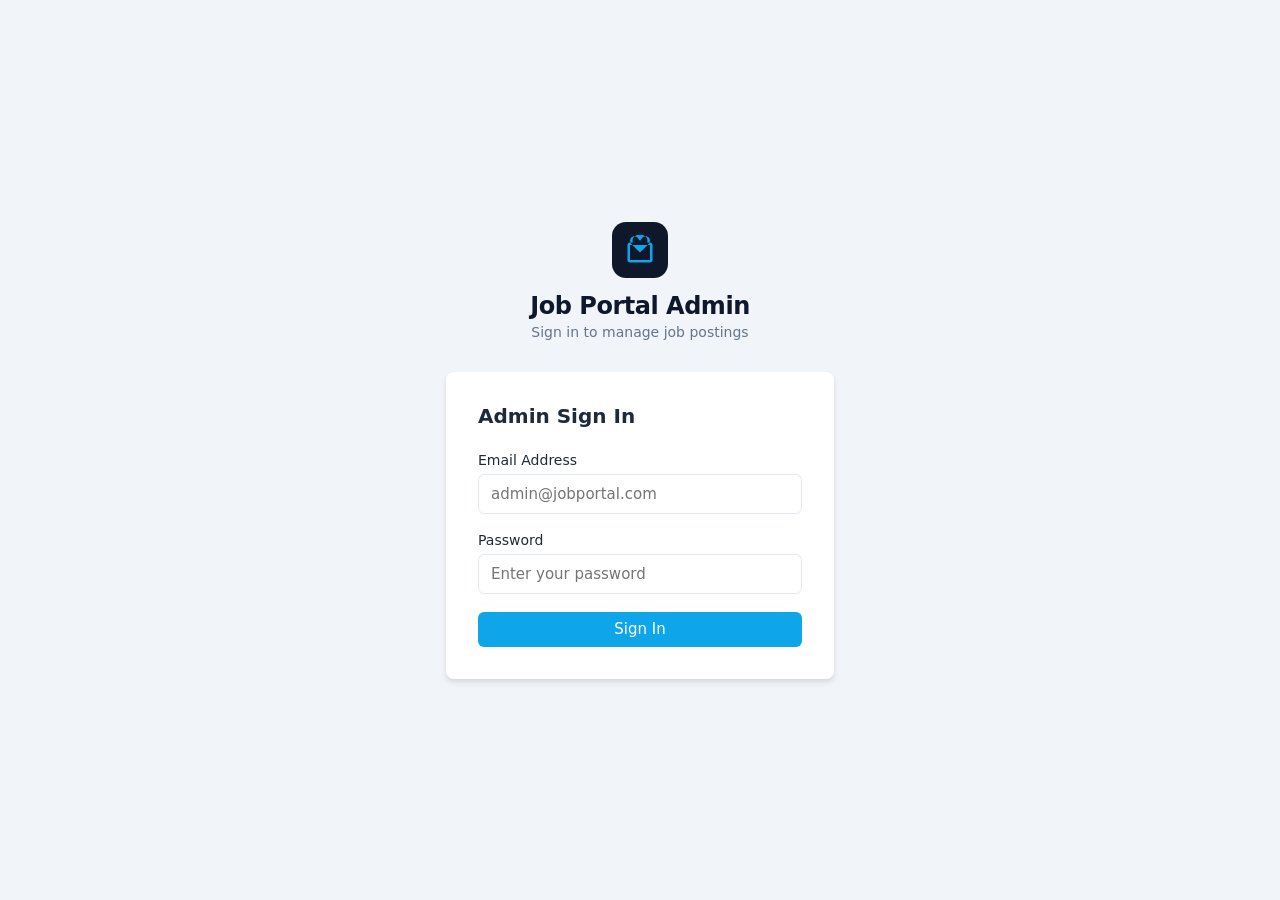
<file: admin/index.html>
<!DOCTYPE html>
<html lang="en">

<!-- ================================================
     FILE: admin/index.html
     PURPOSE: Single-page admin portal
     Contains all admin views as hidden sections.
     The SPA router in admin.js shows/hides them.

     PAGE SECTIONS (in order):
       #page-login     — Admin authentication
       #page-dashboard — Job listings + stats
       #page-post-job  — New job posting form

     NAVIGATION:
       data-nav="page-name"  → navigateTo() in admin.js
       data-action="logout"  → clearSession + go to login

     STYLE: admin/style.css
     LOGIC: admin/admin.js
     ================================================ -->

<head>
  <meta charset="UTF-8" />
  <meta name="viewport" content="width=device-width, initial-scale=1.0" />
  <title>Job Portal Admin</title>

  <!-- ── Shared Admin Stylesheet ── -->
  <link rel="stylesheet" href="style.css" />
</head>

<body>

<!-- ====================================================
     PAGE SECTION: LOGIN
     ID: page-login
     Shown first if no adminSession in localStorage.
     admin.js → attachLoginForm() handles form submit.
     ==================================================== -->
<div id="page-login" data-page>

  <!-- Full-height centered layout wrapper -->
  <div class="auth-center">
    <div class="login-wrapper">

      <!-- ── Brand / Logo ── -->
      <div class="brand">
        <div class="brand-icon">
          <svg viewBox="0 0 24 24" xmlns="http://www.w3.org/2000/svg">
            <path d="M20 6h-2.18c.07-.44.18-.88.18-1.36C18 2.1 15.9 0 13.36 0c-1.46 0-2.73.67-3.6 1.72L12 4.5l2.23-2.78C14.85 1.28 15.59 1 16.36 1 18.36 1 20 2.64 20 4.64c0 1.01-.39 1.93-1.03 2.63L12 14 5.03 7.27C4.39 6.57 4 5.65 4 4.64 4 2.64 5.64 1 7.64 1c.77 0 1.51.28 2.13.72L12 4.5l2.24-2.78C13.37.67 12.1 0 10.64 0 8.1 0 6 2.1 6 4.64c0 .48.11.92.18 1.36H4C2.9 6 2 6.9 2 8v12c0 1.1.9 2 2 2h16c1.1 0 2-.9 2-2V8c0-1.1-.9-2-2-2zm0 14H4V8h16v12z"/>
          </svg>
        </div>
        <h1>Job Portal Admin</h1>
        <p>Sign in to manage job postings</p>
      </div>

      <!-- ── Login Card ── -->
      <div class="card">
        <h2>Admin Sign In</h2>

        <!-- Global error alert shown on bad credentials -->
        <div class="global-error" id="loginGlobalError"></div>

        <!-- Login form — submit handled by admin.js → attachLoginForm() -->
        <form id="adminLoginForm" novalidate>

          <!-- Email field -->
          <div class="form-group">
            <label for="loginEmail">Email Address</label>
            <input type="email" id="loginEmail" name="email"
              placeholder="admin@jobportal.com" required autocomplete="email" />
            <span class="error-msg" id="loginEmailError">Please enter a valid email.</span>
          </div>

          <!-- Password field -->
          <div class="form-group">
            <label for="loginPassword">Password</label>
            <input type="password" id="loginPassword" name="password"
              placeholder="Enter your password" required autocomplete="current-password" />
            <span class="error-msg" id="loginPasswordError">Password is required.</span>
          </div>

          <!-- Submit — disabled during fetch by admin.js -->
          <button type="submit" class="btn btn-primary" id="loginSubmitBtn">
            Sign In
          </button>

        </form>
      </div>
      <!-- END: Login Card -->

    </div>
  </div>

</div>
<!-- END: PAGE SECTION: LOGIN -->


<!-- ====================================================
     PAGE SECTION: DASHBOARD
     ID: page-dashboard
     Hidden on load. Shown after successful login.
     admin.js → refreshDashboard() re-renders table
     each time this page is shown.
     ==================================================== -->
<div id="page-dashboard" data-page hidden>

  <!-- ── Navbar ── -->
  <!-- data-nav="dashboard" on brand keeps URL clean -->
  <nav class="navbar">
    <a href="#" class="navbar-brand" data-nav="dashboard">
      <svg viewBox="0 0 24 24" xmlns="http://www.w3.org/2000/svg">
        <path d="M20 6h-2.18c.07-.44.18-.88.18-1.36C18 2.1 15.9 0 13.36 0c-1.46 0-2.73.67-3.6 1.72L12 4.5l2.23-2.78C14.85 1.28 15.59 1 16.36 1 18.36 1 20 2.64 20 4.64c0 1.01-.39 1.93-1.03 2.63L12 14 5.03 7.27C4.39 6.57 4 5.65 4 4.64 4 2.64 5.64 1 7.64 1c.77 0 1.51.28 2.13.72L12 4.5l2.24-2.78C13.37.67 12.1 0 10.64 0 8.1 0 6 2.1 6 4.64c0 .48.11.92.18 1.36H4C2.9 6 2 6.9 2 8v12c0 1.1.9 2 2 2h16c1.1 0 2-.9 2-2V8c0-1.1-.9-2-2-2zm0 14H4V8h16v12z"/>
      </svg>
      <span>Deccansoft Admin</span>
    </a>
    <div class="navbar-right">
      <!-- Admin name injected by admin.js → refreshDashboard() -->
      <span class="admin-name" id="dashAdminName"></span>
      <!-- data-action="logout" triggers clearAdminSession in admin.js -->
      <button class="btn btn-outline-light" data-action="logout">Logout</button>
    </div>
  </nav>

  <!-- ── Main Content ── -->
  <main class="main">

    <!-- Page header: title + New Job button -->
    <div class="page-header">
      <div>
        <h1>Dashboard</h1>
        <p>Manage all job postings from here</p>
      </div>
      <!-- data-nav navigates to post-job section -->
      <button class="btn btn-accent" data-nav="post-job">
        <svg width="16" height="16" viewBox="0 0 24 24" fill="currentColor">
          <path d="M19 11h-6V5h-2v6H5v2h6v6h2v-6h6z"/>
        </svg>
        New Job Posting
      </button>
    </div>

    <!-- Stats summary row — counters updated by admin.js -->
    <div class="stats-row">
      <div class="stat-card">
        <div class="stat-label">Total Jobs</div>
        <div class="stat-value primary" id="statTotal">0</div>
      </div>
      <div class="stat-card">
        <div class="stat-label">Active Jobs</div>
        <div class="stat-value accent" id="statActive">0</div>
      </div>
      <div class="stat-card">
        <div class="stat-label">Full-Time</div>
        <div class="stat-value" id="statFullTime">0</div>
      </div>
      <div class="stat-card">
        <div class="stat-label">Internships</div>
        <div class="stat-value" id="statIntern">0</div>
      </div>
    </div>

    <!-- Jobs table card — table injected by admin.js → renderDashboard() -->
    <div class="table-card">
      <div class="table-card-header">
        <h2>Job Postings</h2>
      </div>
      <!-- Table rows: Title | Company | Role | Type | Location | Date | Status | Actions -->
      <div id="tableContainer"></div>
    </div>

  </main>

</div>
<!-- END: PAGE SECTION: DASHBOARD -->


<!-- ====================================================
     PAGE SECTION: POST JOB
     ID: page-post-job
     Hidden until user clicks "New Job Posting".
     Form has 4 numbered section cards.
     admin.js → attachPostJobForm() handles submit.
     Universal Job Schema saved to localStorage "jobs".
     ==================================================== -->
<div id="page-post-job" data-page hidden>

  <!-- ── Navbar ── -->
  <nav class="navbar">
    <a href="#" class="navbar-brand" data-nav="dashboard">
      <svg viewBox="0 0 24 24" xmlns="http://www.w3.org/2000/svg">
        <path d="M20 6h-2.18c.07-.44.18-.88.18-1.36C18 2.1 15.9 0 13.36 0c-1.46 0-2.73.67-3.6 1.72L12 4.5l2.23-2.78C14.85 1.28 15.59 1 16.36 1 18.36 1 20 2.64 20 4.64c0 1.01-.39 1.93-1.03 2.63L12 14 5.03 7.27C4.39 6.57 4 5.65 4 4.64 4 2.64 5.64 1 7.64 1c.77 0 1.51.28 2.13.72L12 4.5l2.24-2.78C13.37.67 12.1 0 10.64 0 8.1 0 6 2.1 6 4.64c0 .48.11.92.18 1.36H4C2.9 6 2 6.9 2 8v12c0 1.1.9 2 2 2h16c1.1 0 2-.9 2-2V8c0-1.1-.9-2-2-2zm0 14H4V8h16v12z"/>
      </svg>
      <span>Deccansoft Admin</span>
    </a>
    <div class="navbar-right">
      <!-- Admin name injected by admin.js → refreshPostJob() -->
      <span class="admin-name" id="postJobAdminName"></span>
      <button class="btn btn-outline-light" data-action="logout">Logout</button>
    </div>
  </nav>

  <!-- ── Main Content ── -->
  <main class="main post-job-main">

    <!-- Page header with back arrow -->
    <div class="page-header">
      <div class="page-header-left">
        <!-- Back to dashboard -->
        <a href="#" class="btn btn-back" data-nav="dashboard">
          <svg width="16" height="16" viewBox="0 0 24 24" fill="currentColor">
            <path d="M20 11H7.83l5.59-5.59L12 4l-8 8 8 8 1.41-1.41L7.83 13H20v-2z"/>
          </svg>
          Back
        </a>
        <div>
          <h1>Post a New Job</h1>
          <p>Fill in all the details to publish a new job listing</p>
        </div>
      </div>
    </div>

    <!-- ── Job Posting Form ── -->
    <!-- On submit: admin.js builds Universal Job Schema and saves to localStorage -->
    <form id="postJobForm" novalidate>

      <!-- ── FORM SECTION 1: Job Details → jobDetails.* ── -->
      <div class="form-card">
        <h2><span class="section-num">1</span> Job Details</h2>
        <div class="form-grid">

          <!-- jobDetails.title -->
          <div class="form-group">
            <label for="jobTitle">Job Title <span class="required">*</span></label>
            <input type="text" id="jobTitle" name="title"
              placeholder="e.g. Senior Software Engineer" required />
            <span class="error-msg" id="titleError">Job title is required.</span>
          </div>

          <!-- jobDetails.company -->
          <div class="form-group">
            <label for="jobCompany">Company Name <span class="required">*</span></label>
            <input type="text" id="jobCompany" name="company"
              placeholder="e.g. Acme Corp" required />
            <span class="error-msg" id="companyError">Company name is required.</span>
          </div>

          <!-- jobDetails.role -->
          <div class="form-group">
            <label for="jobRole">Role / Department <span class="required">*</span></label>
            <input type="text" id="jobRole" name="role"
              placeholder="e.g. Engineering, Marketing" required />
            <span class="error-msg" id="roleError">Role is required.</span>
          </div>

          <!-- jobDetails.type -->
          <div class="form-group">
            <label for="jobType">Job Type <span class="required">*</span></label>
            <select id="jobType" name="type" required>
              <option value="" disabled selected>Select type</option>
              <option value="Full-Time">Full-Time</option>
              <option value="Part-Time">Part-Time</option>
              <option value="Contract">Contract</option>
              <option value="Internship">Internship</option>
            </select>
            <span class="error-msg" id="typeError">Please select a job type.</span>
          </div>

          <!-- jobDetails.location -->
          <div class="form-group">
            <label for="jobLocation">Location <span class="required">*</span></label>
            <input type="text" id="jobLocation" name="location"
              placeholder="e.g. New York, NY or Remote" required />
            <span class="error-msg" id="locationError">Location is required.</span>
          </div>

        </div>
      </div>

      <!-- ── FORM SECTION 2: Requirements → requirements.* ── -->
      <div class="form-card">
        <h2><span class="section-num">2</span> Requirements</h2>
        <div class="form-grid">

          <!-- requirements.experience -->
          <div class="form-group">
            <label for="jobExperience">Experience Level <span class="required">*</span></label>
            <select id="jobExperience" name="experience" required>
              <option value="" disabled selected>Select experience</option>
              <option value="0-1 years">0-1 years</option>
              <option value="1-3 years">1-3 years</option>
              <option value="3-5 years">3-5 years</option>
              <option value="5+ years">5+ years</option>
            </select>
            <span class="error-msg" id="experienceError">Please select experience level.</span>
          </div>

          <!-- requirements.education -->
          <div class="form-group">
            <label for="jobEducation">Education <span class="required">*</span></label>
            <input type="text" id="jobEducation" name="education"
              placeholder="e.g. B.Tech / B.E. in CS" required />
            <span class="error-msg" id="educationError">Education is required.</span>
          </div>

          <!-- requirements.skills — comma-separated → split into array on save -->
          <div class="form-group full-width">
            <label for="jobSkills">Skills Required <span class="required">*</span></label>
            <input type="text" id="jobSkills" name="skills"
              placeholder="e.g. JavaScript, React, Node.js (comma-separated)" required />
            <span class="form-hint">Enter skills separated by commas.</span>
            <span class="error-msg" id="skillsError">At least one skill is required.</span>
          </div>

        </div>
      </div>

      <!-- ── FORM SECTION 3: Compensation → compensation.* ── -->
      <div class="form-card">
        <h2><span class="section-num">3</span> Compensation</h2>
        <div class="form-grid three-col">

          <!-- compensation.salary -->
          <div class="form-group">
            <label for="jobSalary">Salary <span class="required">*</span></label>
            <input type="number" id="jobSalary" name="salary"
              placeholder="e.g. 80000" min="0" required />
            <span class="error-msg" id="salaryError">Please enter a valid salary.</span>
          </div>

          <!-- compensation.currency -->
          <div class="form-group">
            <label for="jobCurrency">Currency <span class="required">*</span></label>
            <select id="jobCurrency" name="currency" required>
              <option value="" disabled selected>Select currency</option>
              <option value="USD">USD</option>
              <option value="INR">INR</option>
              <option value="GBP">GBP</option>
            </select>
            <span class="error-msg" id="currencyError">Please select a currency.</span>
          </div>

          <!-- compensation.period -->
          <div class="form-group">
            <label for="jobPeriod">Pay Period <span class="required">*</span></label>
            <select id="jobPeriod" name="period" required>
              <option value="" disabled selected>Select period</option>
              <option value="Annual">Annual</option>
              <option value="Monthly">Monthly</option>
            </select>
            <span class="error-msg" id="periodError">Please select pay period.</span>
          </div>

        </div>
      </div>

      <!-- ── FORM SECTION 4: Description → description.* ── -->
      <div class="form-card">
        <h2><span class="section-num">4</span> Description</h2>
        <div class="form-grid">

          <!-- description.summary -->
          <div class="form-group full-width">
            <label for="jobSummary">Job Summary <span class="required">*</span></label>
            <textarea id="jobSummary" name="summary" rows="3"
              placeholder="Briefly describe the role and what makes it exciting..."
              required></textarea>
            <span class="error-msg" id="summaryError">Summary is required.</span>
          </div>

          <!-- description.responsibilities — one per line → split into array -->
          <div class="form-group">
            <label for="jobResponsibilities">Responsibilities <span class="required">*</span></label>
            <textarea id="jobResponsibilities" name="responsibilities" rows="5"
              placeholder="List responsibilities, one per line..." required></textarea>
            <span class="form-hint">Enter each responsibility on a new line.</span>
            <span class="error-msg" id="responsibilitiesError">Please enter at least one responsibility.</span>
          </div>

          <!-- description.benefits — one per line → split into array -->
          <div class="form-group">
            <label for="jobBenefits">Benefits <span class="required">*</span></label>
            <textarea id="jobBenefits" name="benefits" rows="5"
              placeholder="List benefits, one per line..." required></textarea>
            <span class="form-hint">Enter each benefit on a new line.</span>
            <span class="error-msg" id="benefitsError">Please enter at least one benefit.</span>
          </div>

        </div>
      </div>

      <!-- Form actions: Cancel goes back, Submit saves job -->
      <div class="form-actions">
        <a href="#" class="btn btn-secondary" data-nav="dashboard">Cancel</a>
        <button type="submit" class="btn btn-accent" id="postJobSubmitBtn">
          <svg width="16" height="16" viewBox="0 0 24 24" fill="currentColor">
            <path d="M17 3H5a2 2 0 0 0-2 2v14a2 2 0 0 0 2 2h14a2 2 0 0 0 2-2V7l-4-4zm2 16H5V5h11.17L19 7.83V19zm-7-7c-1.66 0-3 1.34-3 3s1.34 3 3 3 3-1.34 3-3-1.34-3-3-3zM6 6h9v4H6z"/>
          </svg>
          Post Job
        </button>
      </div>

    </form>
    <!-- END: Job Posting Form -->

  </main>

</div>
<!-- END: PAGE SECTION: POST JOB -->


<!-- ── Admin JS (all logic, no inline scripts) ── -->
<script src="admin.js"></script>
</body>
</html>
</file>
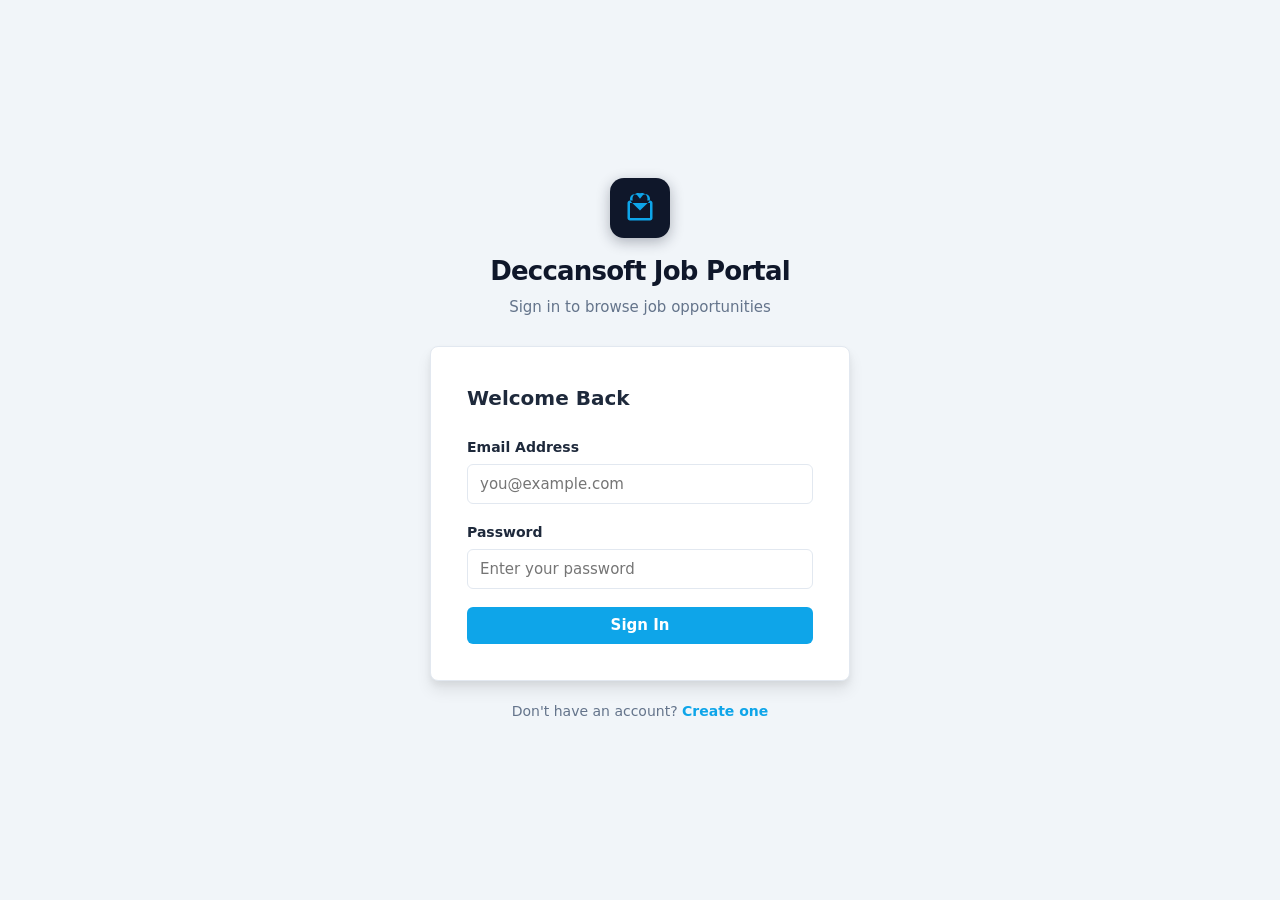
<file: user/index.html>
<!DOCTYPE html>
<html lang="en">

<!-- ================================================
     FILE: user/index.html
     PURPOSE: Single-page user portal (primary experience)
     Contains all user views as hidden sections.
     The SPA router in user.js shows/hides them.

     PAGE SECTIONS (in order):
       #page-login      — User sign in
       #page-register   — New account creation
       #page-jobs       — Job listings (hero + sidebar + grid)
       #page-job-detail — Full job view + Save Job

     NAVIGATION:
       data-nav="page-name"  → navigateTo() in user.js
       data-action="logout"  → clearSession + go to login

     STYLE: user/style.css
     LOGIC: user/user.js
     ================================================ -->

<head>
  <meta charset="UTF-8" />
  <meta name="viewport" content="width=device-width, initial-scale=1.0" />
  <title>Deccansoft Job Portal</title>

  <!-- ── Shared User Portal Stylesheet ── -->
  <link rel="stylesheet" href="style.css" />
</head>

<body>

<!-- ====================================================
     PAGE SECTION: LOGIN
     ID: page-login
     Shown first if no userSession in localStorage.
     user.js → attachLoginForm() handles form submit.
     ==================================================== -->
<div id="page-login" data-page>

  <!-- Full-height centered layout wrapper -->
  <div class="auth-center">
    <div class="login-wrapper">

      <!-- ── Brand / Logo ── -->
      <div class="brand">
        <div class="brand-icon">
          <svg viewBox="0 0 24 24" xmlns="http://www.w3.org/2000/svg">
            <path d="M20 6h-2.18c.07-.44.18-.88.18-1.36C18 2.1 15.9 0 13.36 0c-1.46 0-2.73.67-3.6 1.72L12 4.5l2.23-2.78C14.85 1.28 15.59 1 16.36 1 18.36 1 20 2.64 20 4.64c0 1.01-.39 1.93-1.03 2.63L12 14 5.03 7.27C4.39 6.57 4 5.65 4 4.64 4 2.64 5.64 1 7.64 1c.77 0 1.51.28 2.13.72L12 4.5l2.24-2.78C13.37.67 12.1 0 10.64 0 8.1 0 6 2.1 6 4.64c0 .48.11.92.18 1.36H4C2.9 6 2 6.9 2 8v12c0 1.1.9 2 2 2h16c1.1 0 2-.9 2-2V8c0-1.1-.9-2-2-2zm0 14H4V8h16v12z"/>
          </svg>
        </div>
        <h1>Deccansoft Job Portal</h1>
        <p class="tagline">Sign in to browse job opportunities</p>
      </div>

      <!-- ── Login Card ── -->
      <div class="card">
        <h2>Welcome Back</h2>

        <!-- Global error shown on bad credentials -->
        <div class="global-error" id="loginGlobalError"></div>

        <!-- Login form — submit handled by user.js → attachLoginForm() -->
        <form id="userLoginForm" novalidate>

          <!-- Email field -->
          <div class="form-group">
            <label for="loginEmail">Email Address</label>
            <input type="email" id="loginEmail" name="email"
              placeholder="you@example.com" required autocomplete="email" />
            <span class="error-msg" id="loginEmailError">Please enter a valid email address.</span>
          </div>

          <!-- Password field -->
          <div class="form-group">
            <label for="loginPassword">Password</label>
            <input type="password" id="loginPassword" name="password"
              placeholder="Enter your password" required autocomplete="current-password" />
            <span class="error-msg" id="loginPasswordError">Password is required.</span>
          </div>

          <button type="submit" class="btn btn-primary" id="loginSubmitBtn">
            Sign In
          </button>

        </form>
      </div>

      <!-- Link to register page section -->
      <div class="register-link">
        Don't have an account?
        <a href="#" data-nav="register">Create one</a>
      </div>

    </div>
  </div>

</div>
<!-- END: PAGE SECTION: LOGIN -->


<!-- ====================================================
     PAGE SECTION: REGISTER
     ID: page-register
     Shown when user clicks "Create one" on login.
     user.js → attachRegisterForm() handles submit.
     On success: saves user to "users" localStorage
     array then navigates to login.
     ==================================================== -->
<div id="page-register" data-page hidden>

  <!-- Full-height centered layout wrapper -->
  <div class="auth-center">
    <div class="register-wrapper">

      <!-- ── Brand / Logo ── -->
      <div class="brand">
        <div class="brand-icon">
          <svg viewBox="0 0 24 24" xmlns="http://www.w3.org/2000/svg">
            <path d="M20 6h-2.18c.07-.44.18-.88.18-1.36C18 2.1 15.9 0 13.36 0c-1.46 0-2.73.67-3.6 1.72L12 4.5l2.23-2.78C14.85 1.28 15.59 1 16.36 1 18.36 1 20 2.64 20 4.64c0 1.01-.39 1.93-1.03 2.63L12 14 5.03 7.27C4.39 6.57 4 5.65 4 4.64 4 2.64 5.64 1 7.64 1c.77 0 1.51.28 2.13.72L12 4.5l2.24-2.78C13.37.67 12.1 0 10.64 0 8.1 0 6 2.1 6 4.64c0 .48.11.92.18 1.36H4C2.9 6 2 6.9 2 8v12c0 1.1.9 2 2 2h16c1.1 0 2-.9 2-2V8c0-1.1-.9-2-2-2zm0 14H4V8h16v12z"/>
          </svg>
        </div>
        <h1>Deccansoft Job Portal</h1>
        <p class="tagline">Find your dream job today</p>
      </div>

      <!-- ── Register Card ── -->
      <div class="card">
        <h2>Create an Account</h2>

        <!-- Error / success alerts -->
        <div class="global-error" id="registerGlobalError"></div>
        <div class="global-success" id="registerGlobalSuccess"></div>

        <!-- Register form — submit handled by user.js → attachRegisterForm() -->
        <form id="registerForm" novalidate>

          <!-- Full name -->
          <div class="form-group">
            <label for="regFullName">Full Name</label>
            <input type="text" id="regFullName" name="fullName"
              placeholder="John Doe" required autocomplete="name" />
            <span class="error-msg" id="fullNameError">Full name is required.</span>
          </div>

          <!-- Email — used as login identifier -->
          <div class="form-group">
            <label for="regEmail">Email Address</label>
            <input type="email" id="regEmail" name="email"
              placeholder="you@example.com" required autocomplete="email" />
            <span class="error-msg" id="regEmailError">Please enter a valid email address.</span>
          </div>

          <!-- Password -->
          <div class="form-group">
            <label for="regPassword">Password</label>
            <input type="password" id="regPassword" name="password"
              placeholder="At least 6 characters" required autocomplete="new-password" />
            <span class="error-msg" id="regPasswordError">Password must be at least 6 characters.</span>
          </div>

          <!-- Confirm password — must match -->
          <div class="form-group">
            <label for="regConfirmPassword">Confirm Password</label>
            <input type="password" id="regConfirmPassword" name="confirmPassword"
              placeholder="Re-enter your password" required autocomplete="new-password" />
            <span class="error-msg" id="confirmPasswordError">Passwords do not match.</span>
          </div>

          <button type="submit" class="btn btn-primary" id="registerSubmitBtn">
            Create Account
          </button>

        </form>
      </div>

      <!-- Link back to login -->
      <div class="login-link">
        Already have an account?
        <a href="#" data-nav="login">Sign in</a>
      </div>

    </div>
  </div>

</div>
<!-- END: PAGE SECTION: REGISTER -->


<!-- ====================================================
     PAGE SECTION: JOBS
     ID: page-jobs
     THE PRIMARY USER EXPERIENCE.
     Hero banner → left sidebar filters → 3-col job grid.
     user.js → refreshJobsPage() loads and renders jobs
     each time this section is shown.
     ==================================================== -->
<div id="page-jobs" data-page hidden>

  <!-- ── Navbar ── -->
  <nav class="navbar">
    <a href="#" class="navbar-brand" data-nav="jobs">
      <svg viewBox="0 0 24 24" xmlns="http://www.w3.org/2000/svg">
        <path d="M20 6h-2.18c.07-.44.18-.88.18-1.36C18 2.1 15.9 0 13.36 0c-1.46 0-2.73.67-3.6 1.72L12 4.5l2.23-2.78C14.85 1.28 15.59 1 16.36 1 18.36 1 20 2.64 20 4.64c0 1.01-.39 1.93-1.03 2.63L12 14 5.03 7.27C4.39 6.57 4 5.65 4 4.64 4 2.64 5.64 1 7.64 1c.77 0 1.51.28 2.13.72L12 4.5l2.24-2.78C13.37.67 12.1 0 10.64 0 8.1 0 6 2.1 6 4.64c0 .48.11.92.18 1.36H4C2.9 6 2 6.9 2 8v12c0 1.1.9 2 2 2h16c1.1 0 2-.9 2-2V8c0-1.1-.9-2-2-2zm0 14H4V8h16v12z"/>
      </svg>
      <span>Deccansoft Job Portal</span>
    </a>
    <div class="navbar-right">
      <!-- User name injected by user.js → refreshJobsPage() -->
      <span class="user-name" id="jobsUserName"></span>
      <button class="btn btn-outline-light" data-action="logout">Logout</button>
    </div>
  </nav>

  <!-- ── Hero Banner — highlights this as the main user experience ── -->
  <div class="jobs-hero">
    <h1>Find Your Dream Job</h1>
    <p>Browse opportunities across engineering, design, marketing, and more</p>
  </div>

  <!-- ── Main Layout: sidebar + grid ── -->
  <div class="layout">

    <!-- Left Sidebar: filter controls -->
    <!-- All inputs trigger real-time re-render via user.js listeners -->
    <aside class="sidebar">
      <h2>Filters</h2>

      <!-- Filter 1: Keyword search -->
      <div class="filter-group">
        <label for="filterKeyword">Keyword Search</label>
        <input type="text" id="filterKeyword" placeholder="Title, company, role..." />
      </div>

      <!-- Filter 2: Role (dynamically populated from jobs) -->
      <div class="filter-group">
        <label for="filterRole">Role / Department</label>
        <select id="filterRole">
          <option value="">All Roles</option>
          <!-- Options injected by user.js → populateRoleDropdown() -->
        </select>
      </div>

      <!-- Filter 3: Job type -->
      <div class="filter-group">
        <label for="filterType">Job Type</label>
        <select id="filterType">
          <option value="">All Types</option>
          <option value="Full-Time">Full-Time</option>
          <option value="Part-Time">Part-Time</option>
          <option value="Contract">Contract</option>
          <option value="Internship">Internship</option>
        </select>
      </div>

      <!-- Filter 4: Experience level -->
      <div class="filter-group">
        <label for="filterExperience">Experience Level</label>
        <select id="filterExperience">
          <option value="">Any Experience</option>
          <option value="0-1 years">0-1 years</option>
          <option value="1-3 years">1-3 years</option>
          <option value="3-5 years">3-5 years</option>
          <option value="5+ years">5+ years</option>
        </select>
      </div>

      <!-- Filter 5: Minimum salary -->
      <div class="filter-group">
        <label for="filterMinSalary">Minimum Salary</label>
        <input type="number" id="filterMinSalary" placeholder="e.g. 50000" min="0" />
      </div>

      <hr class="sidebar-divider" />

      <!-- Results count updated on each filter change -->
      <div class="results-count" id="resultsCount"></div>

      <!-- Clear all filters -->
      <button class="btn btn-ghost" id="clearFiltersBtn">
        <svg width="14" height="14" viewBox="0 0 24 24" fill="currentColor">
          <path d="M19 6.41L17.59 5 12 10.59 6.41 5 5 6.41 10.59 12 5 17.59 6.41 19 12 13.41 17.59 19 19 17.59 13.41 12z"/>
        </svg>
        Clear Filters
      </button>
    </aside>

    <!-- Right: job cards grid -->
    <main class="main-content">
      <div class="content-header">
        <h1>Browse Jobs</h1>
        <p>Discover opportunities that match your skills and interests</p>
      </div>

      <!-- 3-column grid — cards injected by user.js → renderJobCards() -->
      <!-- Click on card or "View Details" → navigates to job-detail section -->
      <div class="jobs-grid" id="jobsGrid"></div>
    </main>

  </div>

</div>
<!-- END: PAGE SECTION: JOBS -->


<!-- ====================================================
     PAGE SECTION: JOB DETAIL
     ID: page-job-detail
     Shown when user clicks a job card.
     selectedJobId stored in localStorage by user.js.
     user.js → refreshJobDetail() finds job and renders
     full detail view including Save Job button.
     ==================================================== -->
<div id="page-job-detail" data-page hidden>

  <!-- ── Navbar with back link ── -->
  <nav class="navbar">
    <div class="navbar-left">
      <!-- Portal brand -->
      <a href="#" class="navbar-brand" data-nav="jobs">
        <svg viewBox="0 0 24 24" xmlns="http://www.w3.org/2000/svg">
          <path d="M20 6h-2.18c.07-.44.18-.88.18-1.36C18 2.1 15.9 0 13.36 0c-1.46 0-2.73.67-3.6 1.72L12 4.5l2.23-2.78C14.85 1.28 15.59 1 16.36 1 18.36 1 20 2.64 20 4.64c0 1.01-.39 1.93-1.03 2.63L12 14 5.03 7.27C4.39 6.57 4 5.65 4 4.64 4 2.64 5.64 1 7.64 1c.77 0 1.51.28 2.13.72L12 4.5l2.24-2.78C13.37.67 12.1 0 10.64 0 8.1 0 6 2.1 6 4.64c0 .48.11.92.18 1.36H4C2.9 6 2 6.9 2 8v12c0 1.1.9 2 2 2h16c1.1 0 2-.9 2-2V8c0-1.1-.9-2-2-2zm0 14H4V8h16v12z"/>
        </svg>
        <span>Job Portal</span>
      </a>
      <!-- Divider -->
      <div class="navbar-divider"></div>
      <!-- Back to jobs list -->
      <a href="#" class="back-link" data-nav="jobs">
        <svg viewBox="0 0 24 24">
          <path d="M20 11H7.83l5.59-5.59L12 4l-8 8 8 8 1.41-1.41L7.83 13H20v-2z"/>
        </svg>
        Back to Jobs
      </a>
    </div>
    <div class="navbar-right">
      <!-- User name injected by user.js → refreshJobDetail() -->
      <span class="user-name" id="detailUserName"></span>
      <button class="btn btn-outline-light" data-action="logout">Logout</button>
    </div>
  </nav>

  <!-- ── Job Detail Content ── -->
  <!-- Max-width 1100px container -->
  <main class="main">

    <!-- Full detail layout injected here by user.js → refreshJobDetail() -->
    <!-- Structure: .detail-layout > .left-col + aside.meta-card -->
    <!-- Left: job-header, summary, responsibilities, benefits -->
    <!-- Right: salary, experience, skills tags, Save Job button -->
    <div id="jobDetailContent"></div>

  </main>

</div>
<!-- END: PAGE SECTION: JOB DETAIL -->


<!-- ── User Portal JS (all logic, no inline scripts) ── -->
<script src="user.js"></script>
</body>
</html>
</file>
<file: admin/style.css>
/* ================================================
   admin/style.css — Job Portal Admin Styles
   Shared by: login.html | dashboard.html | post-job.html
   ================================================ */


/* ================================================
   SECTION 1: CSS Variables & Design Tokens
   Central place to change colors, shadows, radius
   ================================================ */

:root {
  --primary:     #0ea5e9;   /* sky blue — primary actions */
  --accent:      #10b981;   /* emerald green — success / new job */
  --bg:          #f1f5f9;   /* page background */
  --surface:     #ffffff;   /* card / panel background */
  --text:        #1e293b;   /* primary text */
  --text-muted:  #64748b;   /* secondary / helper text */
  --border:      #e2e8f0;   /* input and divider borders */
  --navbar:      #0f172a;   /* dark navy navbar */
  --danger:      #ef4444;   /* error / delete */

  --radius:      8px;
  --shadow:      0 1px 3px rgba(0,0,0,0.1),  0 1px 2px rgba(0,0,0,0.06);
  --shadow-md:   0 4px 6px rgba(0,0,0,0.07), 0 2px 4px rgba(0,0,0,0.06);
}


/* ================================================
   SECTION 2: Reset & Base Styles
   Box-model normalization
   ================================================ */

*, *::before, *::after {
  box-sizing: border-box;
  margin: 0;
  padding: 0;
}

body {
  font-family: 'Inter', system-ui, -apple-system, sans-serif;
  background: var(--bg);
  color: var(--text);
  min-height: 100vh;
}


/* ================================================
   SECTION 3: Navbar
   Fixed top bar shared by dashboard + post-job
   ================================================ */

.navbar {
  background: var(--navbar);
  height: 60px;
  position: fixed;
  top: 0;
  left: 0;
  right: 0;
  z-index: 100;
  display: flex;
  align-items: center;
  justify-content: space-between;
  padding: 0 24px;
}

.navbar-brand {
  display: flex;
  align-items: center;
  gap: 10px;
  color: #fff;
  text-decoration: none;
}

.navbar-brand svg {
  width: 24px;
  height: 24px;
  fill: var(--primary);
  flex-shrink: 0;
}

.navbar-brand span {
  font-size: 1.125rem;
  font-weight: 700;
  letter-spacing: -0.01em;
}

.navbar-right {
  display: flex;
  align-items: center;
  gap: 16px;
}

.admin-name {
  color: #cbd5e1;
  font-size: 0.875rem;
}


/* ================================================
   SECTION 4: Buttons
   .btn base + variants used across all admin pages
   ================================================ */

.btn {
  display: inline-flex;
  align-items: center;
  justify-content: center;
  gap: 6px;
  padding: 8px 18px;
  border: none;
  border-radius: 6px;
  font-family: inherit;
  font-size: 0.875rem;
  font-weight: 500;
  cursor: pointer;
  transition: background 0.15s, opacity 0.15s, transform 0.1s;
  text-decoration: none;
  line-height: 1;
}

/* Outline light — navbar logout button */
.btn-outline-light {
  background: transparent;
  color: #cbd5e1;
  border: 1px solid #334155;
}

.btn-outline-light:hover {
  background: #1e293b;
  color: #fff;
}

/* Primary blue — login submit */
.btn-primary {
  background: var(--primary);
  color: #fff;
  width: 100%;
  padding: 10px 20px;
  font-size: 0.9375rem;
}

.btn-primary:hover    { background: #0284c7; }
.btn-primary:active   { transform: scale(0.98); }
.btn-primary:disabled { opacity: 0.6; cursor: not-allowed; }

/* Accent green — new job posting button */
.btn-accent {
  background: var(--accent);
  color: #fff;
  padding: 10px 20px;
  font-size: 0.9375rem;
}

.btn-accent:hover    { background: #059669; }
.btn-accent:active   { transform: scale(0.98); }
.btn-accent:disabled { opacity: 0.6; cursor: not-allowed; }

/* Secondary — cancel button on post-job form */
.btn-secondary {
  background: var(--surface);
  color: var(--text);
  border: 1px solid var(--border);
  padding: 10px 20px;
  font-size: 0.9375rem;
}

.btn-secondary:hover { background: #f8fafc; }

/* Danger small — delete row button on dashboard */
.btn-danger-sm {
  background: #fef2f2;
  color: var(--danger);
  border: 1px solid #fecaca;
  padding: 5px 12px;
  font-size: 0.8125rem;
}

.btn-danger-sm:hover { background: #fee2e2; }

/* Back — arrow back on post-job page */
.btn-back {
  background: transparent;
  color: #94a3b8;
  border: 1px solid #334155;
  font-size: 0.875rem;
  padding: 8px 16px;
}

.btn-back:hover {
  background: #1e293b;
  color: #fff;
}


/* ================================================
   SECTION 5: Form Elements
   Inputs, selects, textareas, labels, hints, errors
   ================================================ */

.form-group {
  display: flex;
  flex-direction: column;
  gap: 6px;
  margin-bottom: 18px;
}

.form-group label {
  font-size: 0.875rem;
  font-weight: 500;
  color: var(--text);
}

.form-group label .required {
  color: var(--danger);
  margin-left: 2px;
}

.form-group input,
.form-group select,
.form-group textarea {
  width: 100%;
  border: 1px solid var(--border);
  border-radius: 6px;
  padding: 10px 12px;
  font-size: 0.9375rem;
  font-family: inherit;
  color: var(--text);
  background: var(--surface);
  transition: border-color 0.15s, box-shadow 0.15s;
  outline: none;
}

.form-group input:focus,
.form-group select:focus,
.form-group textarea:focus {
  border-color: var(--primary);
  box-shadow: 0 0 0 3px rgba(14, 165, 233, 0.15);
}

/* Custom dropdown arrow */
.form-group select {
  cursor: pointer;
  appearance: none;
  background-image: url("data:image/svg+xml,%3Csvg xmlns='http://www.w3.org/2000/svg' width='16' height='16' viewBox='0 0 24 24' fill='%2364748b'%3E%3Cpath d='M7 10l5 5 5-5z'/%3E%3C/svg%3E");
  background-repeat: no-repeat;
  background-position: right 10px center;
  padding-right: 36px;
}

.form-group textarea {
  resize: vertical;
  min-height: 90px;
  line-height: 1.5;
}

/* Small helper text below input */
.form-hint {
  font-size: 0.8125rem;
  color: var(--text-muted);
}

/* Field-level error message */
.error-msg {
  display: none;
  color: var(--danger);
  font-size: 0.8125rem;
}

.error-msg.visible { display: block; }

/* Global error alert box (login, post-job) */
.global-error {
  background: #fef2f2;
  border: 1px solid #fecaca;
  border-radius: 6px;
  padding: 10px 14px;
  color: var(--danger);
  font-size: 0.875rem;
  margin-bottom: 18px;
  display: none;
}

.global-error.visible { display: block; }


/* ================================================
   SECTION 6: Login Page Layout
   Centered card layout used by login.html
   ================================================ */

/* Full-viewport centered wrapper used by the login page section */
.auth-center {
  min-height: 100vh;
  display: flex;
  align-items: center;
  justify-content: center;
  padding: 24px 16px;
  background: var(--bg);
}

.login-wrapper {
  width: 100%;
  max-width: 420px;
  padding: 24px 16px;
}

/* Brand logo + title above the card */
.brand {
  text-align: center;
  margin-bottom: 32px;
}

.brand-icon {
  width: 56px;
  height: 56px;
  background: var(--navbar);
  border-radius: 14px;
  display: inline-flex;
  align-items: center;
  justify-content: center;
  margin-bottom: 14px;
}

.brand-icon svg {
  width: 30px;
  height: 30px;
  fill: var(--primary);
}

.brand h1 {
  font-size: 1.5rem;
  font-weight: 700;
  color: var(--navbar);
  letter-spacing: -0.02em;
}

.brand p {
  color: var(--text-muted);
  font-size: 0.875rem;
  margin-top: 4px;
}

/* White card container for the form */
.card {
  background: var(--surface);
  border-radius: var(--radius);
  box-shadow: var(--shadow-md);
  padding: 32px;
}

.card h2 {
  font-size: 1.25rem;
  font-weight: 600;
  margin-bottom: 24px;
  color: var(--text);
}


/* ================================================
   SECTION 7: Dashboard Page
   Stats row, table card, jobs table
   ================================================ */

/* Offset for fixed navbar */
.main {
  margin-top: 60px;
  padding: 32px 24px;
}

/* Page title + action button row */
.page-header {
  display: flex;
  align-items: center;
  justify-content: space-between;
  margin-bottom: 28px;
  flex-wrap: wrap;
  gap: 16px;
}

.page-header h1 {
  font-size: 1.5rem;
  font-weight: 700;
  color: var(--text);
}

.page-header p {
  color: var(--text-muted);
  font-size: 0.875rem;
  margin-top: 2px;
}

/* Stats summary cards row */
.stats-row {
  display: grid;
  grid-template-columns: repeat(auto-fit, minmax(180px, 1fr));
  gap: 16px;
  margin-bottom: 28px;
}

.stat-card {
  background: var(--surface);
  border-radius: var(--radius);
  box-shadow: var(--shadow);
  padding: 20px;
}

.stat-card .stat-label {
  font-size: 0.8125rem;
  color: var(--text-muted);
  font-weight: 500;
  text-transform: uppercase;
  letter-spacing: 0.05em;
}

.stat-card .stat-value {
  font-size: 2rem;
  font-weight: 700;
  color: var(--text);
  margin-top: 4px;
  line-height: 1;
}

.stat-card .stat-value.primary { color: var(--primary); }
.stat-card .stat-value.accent  { color: var(--accent); }

/* Table container card */
.table-card {
  background: var(--surface);
  border-radius: var(--radius);
  box-shadow: var(--shadow);
  overflow: hidden;
}

.table-card-header {
  padding: 16px 20px;
  border-bottom: 1px solid var(--border);
  display: flex;
  align-items: center;
  justify-content: space-between;
}

.table-card-header h2 {
  font-size: 1rem;
  font-weight: 600;
}

.table-wrapper { overflow-x: auto; }

/* Jobs table */
table {
  width: 100%;
  border-collapse: collapse;
  font-size: 0.875rem;
}

thead th {
  background: #f8fafc;
  color: var(--text-muted);
  font-weight: 600;
  font-size: 0.75rem;
  text-transform: uppercase;
  letter-spacing: 0.05em;
  padding: 12px 16px;
  text-align: left;
  border-bottom: 1px solid var(--border);
  white-space: nowrap;
}

tbody tr {
  border-bottom: 1px solid var(--border);
  transition: background 0.1s;
}

tbody tr:last-child { border-bottom: none; }
tbody tr:hover      { background: #f8fafc; }

tbody td {
  padding: 13px 16px;
  color: var(--text);
  vertical-align: middle;
}

tbody td.muted  { color: var(--text-muted); }
.td-title       { font-weight: 600; }


/* ================================================
   SECTION 8: Badges
   Pill-shaped labels used in table rows and cards
   ================================================ */

.badge {
  display: inline-block;
  padding: 3px 10px;
  border-radius: 999px;
  font-size: 0.75rem;
  font-weight: 500;
  white-space: nowrap;
}

.badge-type     { background: #e0f2fe; color: var(--primary); }
.badge-active   { background: #dcfce7; color: #15803d; }
.badge-inactive { background: #f1f5f9; color: var(--text-muted); }


/* ================================================
   SECTION 9: Post Job Page — Form Cards & Grid
   Multi-section form layout used by post-job.html
   ================================================ */

/* Constrain form width and center it */
.main.post-job-main {
  max-width: 900px;
  margin-left: auto;
  margin-right: auto;
}

.page-header-left {
  display: flex;
  align-items: center;
  gap: 14px;
}

/* Each numbered section card on post-job */
.form-card {
  background: var(--surface);
  border-radius: var(--radius);
  box-shadow: var(--shadow-md);
  padding: 28px 32px;
  margin-bottom: 20px;
}

.form-card h2 {
  font-size: 1rem;
  font-weight: 600;
  color: var(--text);
  margin-bottom: 20px;
  padding-bottom: 12px;
  border-bottom: 1px solid var(--border);
  display: flex;
  align-items: center;
  gap: 8px;
}

/* Numbered circle before each section heading */
.form-card h2 .section-num {
  width: 24px;
  height: 24px;
  background: var(--primary);
  color: #fff;
  border-radius: 50%;
  display: inline-flex;
  align-items: center;
  justify-content: center;
  font-size: 0.75rem;
  font-weight: 700;
  flex-shrink: 0;
}

/* 2-column grid for form fields inside a section */
.form-grid {
  display: grid;
  grid-template-columns: 1fr 1fr;
  gap: 18px;
}

/* 3-column variant for compensation section */
.form-grid.three-col {
  grid-template-columns: 1fr 1fr 1fr;
}

/* Field that spans both columns */
.form-group.full-width {
  grid-column: 1 / -1;
}

/* Submit + Cancel row at bottom of form */
.form-actions {
  display: flex;
  align-items: center;
  justify-content: flex-end;
  gap: 12px;
  margin-top: 8px;
}


/* ================================================
   SECTION 10: Empty State
   Centered placeholder when no jobs exist
   ================================================ */

.empty-state {
  text-align: center;
  padding: 64px 24px;
  color: var(--text-muted);
}

.empty-state svg {
  width: 64px;
  height: 64px;
  fill: #cbd5e1;
  margin-bottom: 16px;
}

.empty-state h3 {
  font-size: 1.125rem;
  font-weight: 600;
  color: var(--text);
  margin-bottom: 8px;
}

.empty-state p {
  font-size: 0.9375rem;
  margin-bottom: 24px;
}


/* ================================================
   SECTION 11: Responsive — Mobile Adjustments
   ================================================ */

@media (max-width: 640px) {
  .form-grid,
  .form-grid.three-col {
    grid-template-columns: 1fr;
  }

  .form-card {
    padding: 20px 18px;
  }

  .main {
    padding: 20px 16px;
  }
}
</file>
<file: user/style.css>
/* ================================================
   user/style.css — Job Portal User Styles
   Shared by: login.html | register.html | jobs.html | job-detail.html
   The USER PORTAL is the primary experience of this application.
   ================================================ */


/* ================================================
   SECTION 1: CSS Variables & Design Tokens
   ================================================ */

:root {
  --primary:       #0ea5e9;   /* sky blue — CTAs, links, highlights */
  --primary-dark:  #0284c7;   /* hover state for primary */
  --accent:        #10b981;   /* emerald — salary, save, success */
  --accent-dark:   #059669;   /* hover state for accent */
  --bg:            #f1f5f9;   /* page background */
  --surface:       #ffffff;   /* card background */
  --text:          #1e293b;   /* primary text */
  --text-muted:    #64748b;   /* secondary text, placeholders */
  --border:        #e2e8f0;   /* dividers, input borders */
  --navbar:        #0f172a;   /* dark navy navbar */
  --danger:        #ef4444;   /* errors */
  --warn:          #f59e0b;   /* medium password strength */

  --radius:        8px;
  --shadow:        0 1px 3px rgba(0,0,0,0.10), 0 1px 2px rgba(0,0,0,0.06);
  --shadow-md:     0 4px 6px rgba(0,0,0,0.07), 0 2px 4px rgba(0,0,0,0.06);
  --shadow-lg:     0 10px 15px rgba(0,0,0,0.08), 0 4px 6px rgba(0,0,0,0.05);
}


/* ================================================
   SECTION 2: Reset & Base Styles
   ================================================ */

*, *::before, *::after {
  box-sizing: border-box;
  margin: 0;
  padding: 0;
}

body {
  font-family: 'Inter', system-ui, -apple-system, sans-serif;
  background: var(--bg);
  color: var(--text);
  min-height: 100vh;
  line-height: 1.5;
}


/* ================================================
   SECTION 3: Navbar — User Portal
   Premium feel: gradient left accent + bold brand
   ================================================ */

.navbar {
  background: var(--navbar);
  height: 64px;                       /* slightly taller than admin for more presence */
  position: fixed;
  top: 0;
  left: 0;
  right: 0;
  z-index: 100;
  display: flex;
  align-items: center;
  justify-content: space-between;
  padding: 0 28px;
  border-bottom: 2px solid var(--primary); /* colored bottom accent line */
}

.navbar-left {
  display: flex;
  align-items: center;
  gap: 20px;
}

.navbar-brand {
  display: flex;
  align-items: center;
  gap: 10px;
  color: #fff;
  text-decoration: none;
}

.navbar-brand svg {
  width: 26px;
  height: 26px;
  fill: var(--primary);
  flex-shrink: 0;
}

.navbar-brand span {
  font-size: 1.1875rem;
  font-weight: 800;
  letter-spacing: -0.02em;
  color: #fff;
}

/* Thin vertical divider between brand and back link */
.navbar-divider {
  width: 1px;
  height: 24px;
  background: #334155;
}

/* Back-to-jobs link inside navbar (job-detail page) */
.back-link {
  display: flex;
  align-items: center;
  gap: 6px;
  color: #94a3b8;
  text-decoration: none;
  font-size: 0.875rem;
  transition: color 0.15s;
}

.back-link:hover { color: #e2e8f0; }

.back-link svg {
  width: 16px;
  height: 16px;
  fill: currentColor;
}

.navbar-right {
  display: flex;
  align-items: center;
  gap: 16px;
}

.user-name {
  color: #cbd5e1;
  font-size: 0.875rem;
  font-weight: 500;
}


/* ================================================
   SECTION 4: Buttons
   ================================================ */

.btn {
  display: inline-flex;
  align-items: center;
  justify-content: center;
  gap: 6px;
  padding: 8px 18px;
  border: none;
  border-radius: 6px;
  font-family: inherit;
  font-size: 0.875rem;
  font-weight: 500;
  cursor: pointer;
  transition: background 0.15s, box-shadow 0.15s, transform 0.1s;
  text-decoration: none;
  line-height: 1;
}

/* Outline light — navbar logout */
.btn-outline-light {
  background: transparent;
  color: #cbd5e1;
  border: 1px solid #334155;
}

.btn-outline-light:hover {
  background: #1e293b;
  color: #fff;
}

/* Primary blue — login/register submit */
.btn-primary {
  background: var(--primary);
  color: #fff;
  width: 100%;
  padding: 11px 20px;
  font-size: 0.9375rem;
  font-weight: 600;
}

.btn-primary:hover    { background: var(--primary-dark); box-shadow: 0 4px 12px rgba(14,165,233,0.3); }
.btn-primary:active   { transform: scale(0.98); }
.btn-primary:disabled { opacity: 0.6; cursor: not-allowed; }

/* View Details button on job cards */
.btn-view {
  background: var(--primary);
  color: #fff;
  padding: 7px 16px;
  font-size: 0.8125rem;
  font-weight: 600;
  border-radius: 6px;
  border: none;
  cursor: pointer;
  transition: background 0.15s, box-shadow 0.15s;
  font-family: inherit;
}

.btn-view:hover { background: var(--primary-dark); box-shadow: 0 4px 10px rgba(14,165,233,0.25); }

/* Clear filters ghost button in sidebar */
.btn-ghost {
  background: transparent;
  color: var(--text-muted);
  border: 1px solid var(--border);
  width: 100%;
  justify-content: center;
  padding: 9px;
  font-size: 0.875rem;
}

.btn-ghost:hover {
  background: #f8fafc;
  color: var(--text);
}

/* Save Job button on detail page */
.save-btn {
  width: 100%;
  justify-content: center;
  padding: 13px;
  font-size: 0.9375rem;
  background: var(--accent);
  color: #fff;
  border: none;
  border-radius: 6px;
  cursor: pointer;
  transition: background 0.15s, box-shadow 0.15s, transform 0.1s;
  font-family: inherit;
  font-weight: 600;
  display: flex;
  align-items: center;
  gap: 8px;
  margin-top: 8px;
}

.save-btn:hover:not(:disabled) { background: var(--accent-dark); box-shadow: 0 4px 12px rgba(16,185,129,0.3); }
.save-btn:active:not(:disabled) { transform: scale(0.98); }
.save-btn:disabled {
  background: #6ee7b7;
  cursor: not-allowed;
  opacity: 0.85;
}


/* ================================================
   SECTION 5: Auth Pages — Login & Register
   Centered card layouts for auth flows
   ================================================ */

/* Full-viewport centered wrapper used by login and register page sections */
.auth-center {
  min-height: 100vh;
  display: flex;
  align-items: center;
  justify-content: center;
  padding: 24px 16px;
  background: var(--bg);
}

/* Wrapper constrains width */
.login-wrapper,
.register-wrapper {
  width: 100%;
  max-width: 420px;
}

.register-wrapper { max-width: 460px; }

/* Brand logo area above the card */
.brand {
  text-align: center;
  margin-bottom: 28px;
}

.brand-icon {
  width: 60px;
  height: 60px;
  background: var(--navbar);
  border-radius: 14px;
  display: inline-flex;
  align-items: center;
  justify-content: center;
  margin-bottom: 14px;
  box-shadow: 0 4px 14px rgba(15,23,42,0.3);
}

.brand-icon svg {
  width: 30px;
  height: 30px;
  fill: var(--primary);
}

.brand h1 {
  font-size: 1.625rem;
  font-weight: 800;
  color: var(--navbar);
  letter-spacing: -0.03em;
}

/* "Find Your Dream Job" tagline */
.brand .tagline {
  color: var(--text-muted);
  font-size: 0.9375rem;
  margin-top: 5px;
}

/* Card containing the form */
.card {
  background: var(--surface);
  border-radius: var(--radius);
  box-shadow: var(--shadow-lg);
  padding: 36px;
  border: 1px solid var(--border);
}

.card h2 {
  font-size: 1.25rem;
  font-weight: 700;
  margin-bottom: 24px;
  color: var(--text);
}

/* Form field group */
.form-group {
  margin-bottom: 18px;
}

.form-group label {
  display: block;
  font-size: 0.875rem;
  font-weight: 600;
  color: var(--text);
  margin-bottom: 6px;
}

.form-group input {
  width: 100%;
  border: 1px solid var(--border);
  border-radius: 6px;
  padding: 10px 12px;
  font-size: 0.9375rem;
  font-family: inherit;
  color: var(--text);
  background: var(--surface);
  transition: border-color 0.15s, box-shadow 0.15s;
  outline: none;
}

.form-group input:focus {
  border-color: var(--primary);
  box-shadow: 0 0 0 3px rgba(14, 165, 233, 0.15);
}

.form-group input.input-error { border-color: var(--danger); }

/* Field-level inline error */
.error-msg {
  display: none;
  color: var(--danger);
  font-size: 0.8125rem;
  margin-top: 5px;
}

.error-msg.visible { display: block; }

/* Global alert boxes */
.global-error {
  background: #fef2f2;
  border: 1px solid #fecaca;
  border-radius: 6px;
  padding: 10px 14px;
  color: var(--danger);
  font-size: 0.875rem;
  margin-bottom: 18px;
  display: none;
}

.global-error.visible { display: block; }

.global-success {
  background: #f0fdf4;
  border: 1px solid #bbf7d0;
  border-radius: 6px;
  padding: 10px 14px;
  color: #15803d;
  font-size: 0.875rem;
  margin-bottom: 18px;
  display: none;
}

.global-success.visible { display: block; }

/* "Already have an account?" link below card */
.register-link,
.login-link {
  text-align: center;
  margin-top: 20px;
  font-size: 0.875rem;
  color: var(--text-muted);
}

.register-link a,
.login-link a {
  color: var(--primary);
  text-decoration: none;
  font-weight: 600;
}

.register-link a:hover,
.login-link a:hover {
  text-decoration: underline;
}

/* Password strength meter text */
.password-strength        { font-size: 0.8125rem; margin-top: 4px; }
.password-strength span   { font-weight: 600; }
.strength-weak            { color: var(--danger); }
.strength-medium          { color: var(--warn); }
.strength-strong          { color: var(--accent); }


/* ================================================
   SECTION 6: Jobs Page — Hero Banner
   Wide welcoming banner above the sidebar+grid layout
   Highlights the user portal as the main experience
   ================================================ */

.jobs-hero {
  margin-top: 64px;                   /* offset fixed navbar */
  background: linear-gradient(135deg, var(--navbar) 0%, #1e3a5f 100%);
  padding: 32px 28px;
  color: #fff;
}

.jobs-hero h1 {
  font-size: 1.625rem;
  font-weight: 800;
  letter-spacing: -0.02em;
  margin-bottom: 4px;
}

.jobs-hero p {
  color: #94a3b8;
  font-size: 0.9375rem;
}


/* ================================================
   SECTION 7: Jobs Page — Sidebar + Grid Layout
   Left sidebar for filters, right area for job cards
   ================================================ */

/* Outer flex container — sidebar left, content right */
.layout {
  display: flex;
  min-height: calc(100vh - 64px);
}

/* Filter sidebar — sticks below the fixed navbar when scrolling */
.sidebar {
  width: 280px;
  flex-shrink: 0;
  background: var(--surface);
  border-right: 1px solid var(--border);
  padding: 24px 20px;
  position: sticky;
  top: 64px;                           /* sticks right below the 64px navbar */
  height: calc(100vh - 64px);
  overflow-y: auto;
}

.sidebar h2 {
  font-size: 0.75rem;
  font-weight: 700;
  text-transform: uppercase;
  letter-spacing: 0.08em;
  color: var(--text-muted);
  margin-bottom: 20px;
}

/* Each filter block (label + input) */
.filter-group {
  margin-bottom: 18px;
}

.filter-group label {
  display: block;
  font-size: 0.8125rem;
  font-weight: 600;
  color: var(--text);
  margin-bottom: 6px;
}

.filter-group input,
.filter-group select {
  width: 100%;
  border: 1px solid var(--border);
  border-radius: 6px;
  padding: 9px 12px;
  font-size: 0.875rem;
  font-family: inherit;
  color: var(--text);
  background: var(--surface);
  outline: none;
  transition: border-color 0.15s, box-shadow 0.15s;
}

.filter-group input:focus,
.filter-group select:focus {
  border-color: var(--primary);
  box-shadow: 0 0 0 3px rgba(14, 165, 233, 0.12);
}

/* Dropdown arrow */
.filter-group select {
  cursor: pointer;
  appearance: none;
  background-image: url("data:image/svg+xml,%3Csvg xmlns='http://www.w3.org/2000/svg' width='16' height='16' viewBox='0 0 24 24' fill='%2364748b'%3E%3Cpath d='M7 10l5 5 5-5z'/%3E%3C/svg%3E");
  background-repeat: no-repeat;
  background-position: right 10px center;
  padding-right: 32px;
}

/* Thin horizontal rule between filters and results count */
.sidebar-divider {
  border: none;
  border-top: 1px solid var(--border);
  margin: 18px 0;
}

/* "X jobs found" counter below filters */
.results-count {
  font-size: 0.8125rem;
  color: var(--text-muted);
  font-weight: 500;
  margin-bottom: 10px;
}

/* Main job grid area */
.main-content {
  flex: 1;
  padding: 28px;
  min-width: 0;
}

.content-header {
  margin-bottom: 24px;
}

.content-header h1 {
  font-size: 1.25rem;
  font-weight: 700;
  color: var(--text);
}

.content-header p {
  color: var(--text-muted);
  font-size: 0.875rem;
  margin-top: 3px;
}


/* ================================================
   SECTION 8: Job Cards
   Premium card design for the 3-column grid
   ================================================ */

/* 3-column responsive grid */
.jobs-grid {
  display: grid;
  grid-template-columns: repeat(3, 1fr);
  gap: 20px;
}

/* Single job card */
.job-card {
  background: var(--surface);
  border-radius: var(--radius);
  box-shadow: var(--shadow);
  padding: 20px;
  display: flex;
  flex-direction: column;
  gap: 12px;
  transition: box-shadow 0.2s, transform 0.2s;
  cursor: pointer;
}

.job-card:hover {
  box-shadow: var(--shadow-lg);
  transform: translateY(-3px);
  border-top-color: var(--primary);   /* reveals blue top border on hover */
}

/* Top row: title + type badge */
.job-card-top {
  display: flex;
  align-items: flex-start;
  justify-content: space-between;
  gap: 8px;
}

.job-title {
  font-size: 1rem;
  font-weight: 700;
  color: var(--text);
  line-height: 1.4;
}

.job-company {
  font-size: 0.875rem;
  color: var(--text-muted);
  margin-top: 3px;
  font-weight: 500;
}

/* Role + other badges row */
.job-badges {
  display: flex;
  flex-wrap: wrap;
  gap: 6px;
}

/* Icon + text metadata rows (location, experience) */
.job-meta {
  display: flex;
  flex-direction: column;
  gap: 5px;
}

.job-meta-row {
  display: flex;
  align-items: center;
  gap: 6px;
  font-size: 0.8125rem;
  color: var(--text-muted);
}

.job-meta-row svg {
  width: 14px;
  height: 14px;
  fill: #94a3b8;
  flex-shrink: 0;
}

/* 2-line truncated summary */
.job-summary {
  font-size: 0.875rem;
  color: var(--text-muted);
  line-height: 1.5;
  overflow: hidden;
  display: -webkit-box;
  -webkit-line-clamp: 2;
  -webkit-box-orient: vertical;
  min-height: 2.6em;
}

/* Footer: salary left, CTA button right */
.job-card-footer {
  display: flex;
  align-items: center;
  justify-content: space-between;
  margin-top: auto;
  padding-top: 12px;
  border-top: 1px solid var(--border);
}

.job-salary {
  font-size: 0.9375rem;
  font-weight: 700;
  color: var(--accent);
}


/* ================================================
   SECTION 9: Badges & Skill Tags
   Pill labels used on cards and job detail
   ================================================ */

.badge {
  display: inline-block;
  padding: 3px 10px;
  border-radius: 999px;
  font-size: 0.75rem;
  font-weight: 600;
  white-space: nowrap;
  flex-shrink: 0;
}

/* Job type badge — Full-Time, Part-Time, etc. */
.badge-type     { background: #e0f2fe; color: #0369a1; }

/* Role / department badge */
.badge-role     { background: #f0fdf4; color: #15803d; }

/* Location badge (on job detail) */
.badge-location { background: #fef3c7; color: #b45309; }

/* Active / inactive status badge */
.badge-active   { background: #dcfce7; color: #15803d; }
.badge-inactive { background: #f1f5f9; color: var(--text-muted); }

/* Individual skill tags on job detail sidebar */
.skill-tag {
  background: #e0f2fe;
  color: #0369a1;
  border-radius: 999px;
  padding: 3px 10px;
  font-size: 0.8125rem;
  font-weight: 600;
}

/* Wrapping container for multiple skill tags */
.skills-tags {
  display: flex;
  flex-wrap: wrap;
  gap: 6px;
  margin-top: 4px;
}


/* ================================================
   SECTION 10: Job Detail Page
   Full-width page with main content + right sidebar
   ================================================ */

/* Page wrapper below navbar */
.main {
  margin-top: 64px;
  padding: 32px 28px;
  max-width: 1100px;
  margin-left: auto;
  margin-right: auto;
}

/* Two-column: left (content) + right (meta sidebar) */
.detail-layout {
  display: grid;
  grid-template-columns: 1fr 340px;
  gap: 24px;
  align-items: start;
}

/* Job title + company header card */
.job-header {
  background: var(--surface);
  border-radius: var(--radius);
  box-shadow: var(--shadow);
  padding: 28px;
  margin-bottom: 20px;
  border-top: 4px solid var(--primary);  /* strong blue accent on job detail header */
}

.job-header-top {
  display: flex;
  align-items: flex-start;
  justify-content: space-between;
  gap: 16px;
  flex-wrap: wrap;
}

/* Large job title on detail page */
.detail-layout .job-title {
  font-size: 1.625rem;
  font-weight: 800;
  color: var(--text);
  line-height: 1.3;
  letter-spacing: -0.02em;
}

.detail-layout .job-company {
  font-size: 1.0625rem;
  color: var(--text-muted);
  margin-top: 6px;
  font-weight: 500;
}

/* Section cards: Summary, Responsibilities, Benefits */
.section-card {
  background: var(--surface);
  border-radius: var(--radius);
  box-shadow: var(--shadow);
  padding: 24px 28px;
  margin-bottom: 20px;
}

.section-card h2 {
  font-size: 1.0625rem;
  font-weight: 700;
  color: var(--text);
  margin-bottom: 16px;
  padding-bottom: 12px;
  border-bottom: 1px solid var(--border);
  display: flex;
  align-items: center;
  gap: 8px;
}

.section-card h2 svg {
  width: 18px;
  height: 18px;
  fill: var(--primary);
}

.summary-text {
  font-size: 0.9375rem;
  color: var(--text);
  line-height: 1.75;
}

/* Responsibilities / Benefits bullet list */
.detail-list {
  list-style: none;
  padding: 0;
  display: flex;
  flex-direction: column;
  gap: 10px;
}

.detail-list li {
  display: flex;
  align-items: flex-start;
  gap: 10px;
  font-size: 0.9375rem;
  color: var(--text);
  line-height: 1.5;
}

/* Custom blue dot bullet */
.detail-list li::before {
  content: '';
  width: 6px;
  height: 6px;
  background: var(--primary);
  border-radius: 50%;
  flex-shrink: 0;
  margin-top: 8px;
}


/* ================================================
   SECTION 11: Meta Card (Job Detail Sidebar)
   Sticky right-side card with key job facts + Save button
   ================================================ */

.meta-card {
  background: var(--surface);
  border-radius: var(--radius);
  box-shadow: var(--shadow-md);
  padding: 24px;
  position: sticky;
  top: 80px;
  border: 1px solid var(--border);
}

.meta-card h3 {
  font-size: 1rem;
  font-weight: 700;
  color: var(--text);
  margin-bottom: 20px;
  padding-bottom: 12px;
  border-bottom: 1px solid var(--border);
}

/* A label-value pair inside the meta card */
.meta-row {
  display: flex;
  flex-direction: column;
  gap: 4px;
  margin-bottom: 16px;
}

.meta-label {
  font-size: 0.6875rem;
  font-weight: 700;
  text-transform: uppercase;
  letter-spacing: 0.08em;
  color: var(--text-muted);
}

.meta-value {
  font-size: 0.9375rem;
  color: var(--text);
  font-weight: 500;
}

/* Salary value — emphasized in green */
.meta-value.salary {
  color: var(--accent);
  font-size: 1.125rem;
  font-weight: 800;
}

/* Horizontal rule inside meta card */
.meta-divider {
  border: none;
  border-top: 1px solid var(--border);
  margin: 16px 0;
}


/* ================================================
   SECTION 12: Empty States
   Centered placeholder when no jobs match filters
   ================================================ */

.empty-state {
  text-align: center;
  padding: 80px 24px;
  color: var(--text-muted);
  grid-column: 1 / -1;
}

.empty-state svg {
  width: 64px;
  height: 64px;
  fill: #cbd5e1;
  margin-bottom: 16px;
}

.empty-state h3 {
  font-size: 1.125rem;
  font-weight: 700;
  color: var(--text);
  margin-bottom: 8px;
}

.empty-state p { font-size: 0.9375rem; }

/* Job not found (job-detail page) */
.not-found {
  text-align: center;
  padding: 80px 24px;
  color: var(--text-muted);
}

.not-found h2 {
  font-size: 1.5rem;
  font-weight: 700;
  color: var(--text);
  margin-bottom: 8px;
}

.not-found p   { margin-bottom: 24px; }
.not-found a   { color: var(--primary); text-decoration: none; font-weight: 600; }


/* ================================================
   SECTION 13: Responsive — Breakpoints
   ================================================ */

/* Large screens: 3-column grid intact */
@media (max-width: 1200px) {
  .jobs-grid { grid-template-columns: repeat(2, 1fr); }
}

/* Medium screens: hide sidebar, 2-col grid */
@media (max-width: 900px) {
  .sidebar           { display: none; }
  .jobs-grid         { grid-template-columns: repeat(2, 1fr); }
  .detail-layout     { grid-template-columns: 1fr; }
  .meta-card         { position: static; }
}

/* Small phones: single column */
@media (max-width: 600px) {
  .jobs-grid         { grid-template-columns: 1fr; }
  .main-content      { padding: 16px; }
  .main              { padding: 20px 16px; }
  .card              { padding: 24px 20px; }
  .jobs-hero         { padding: 24px 16px; }
}
</file>
